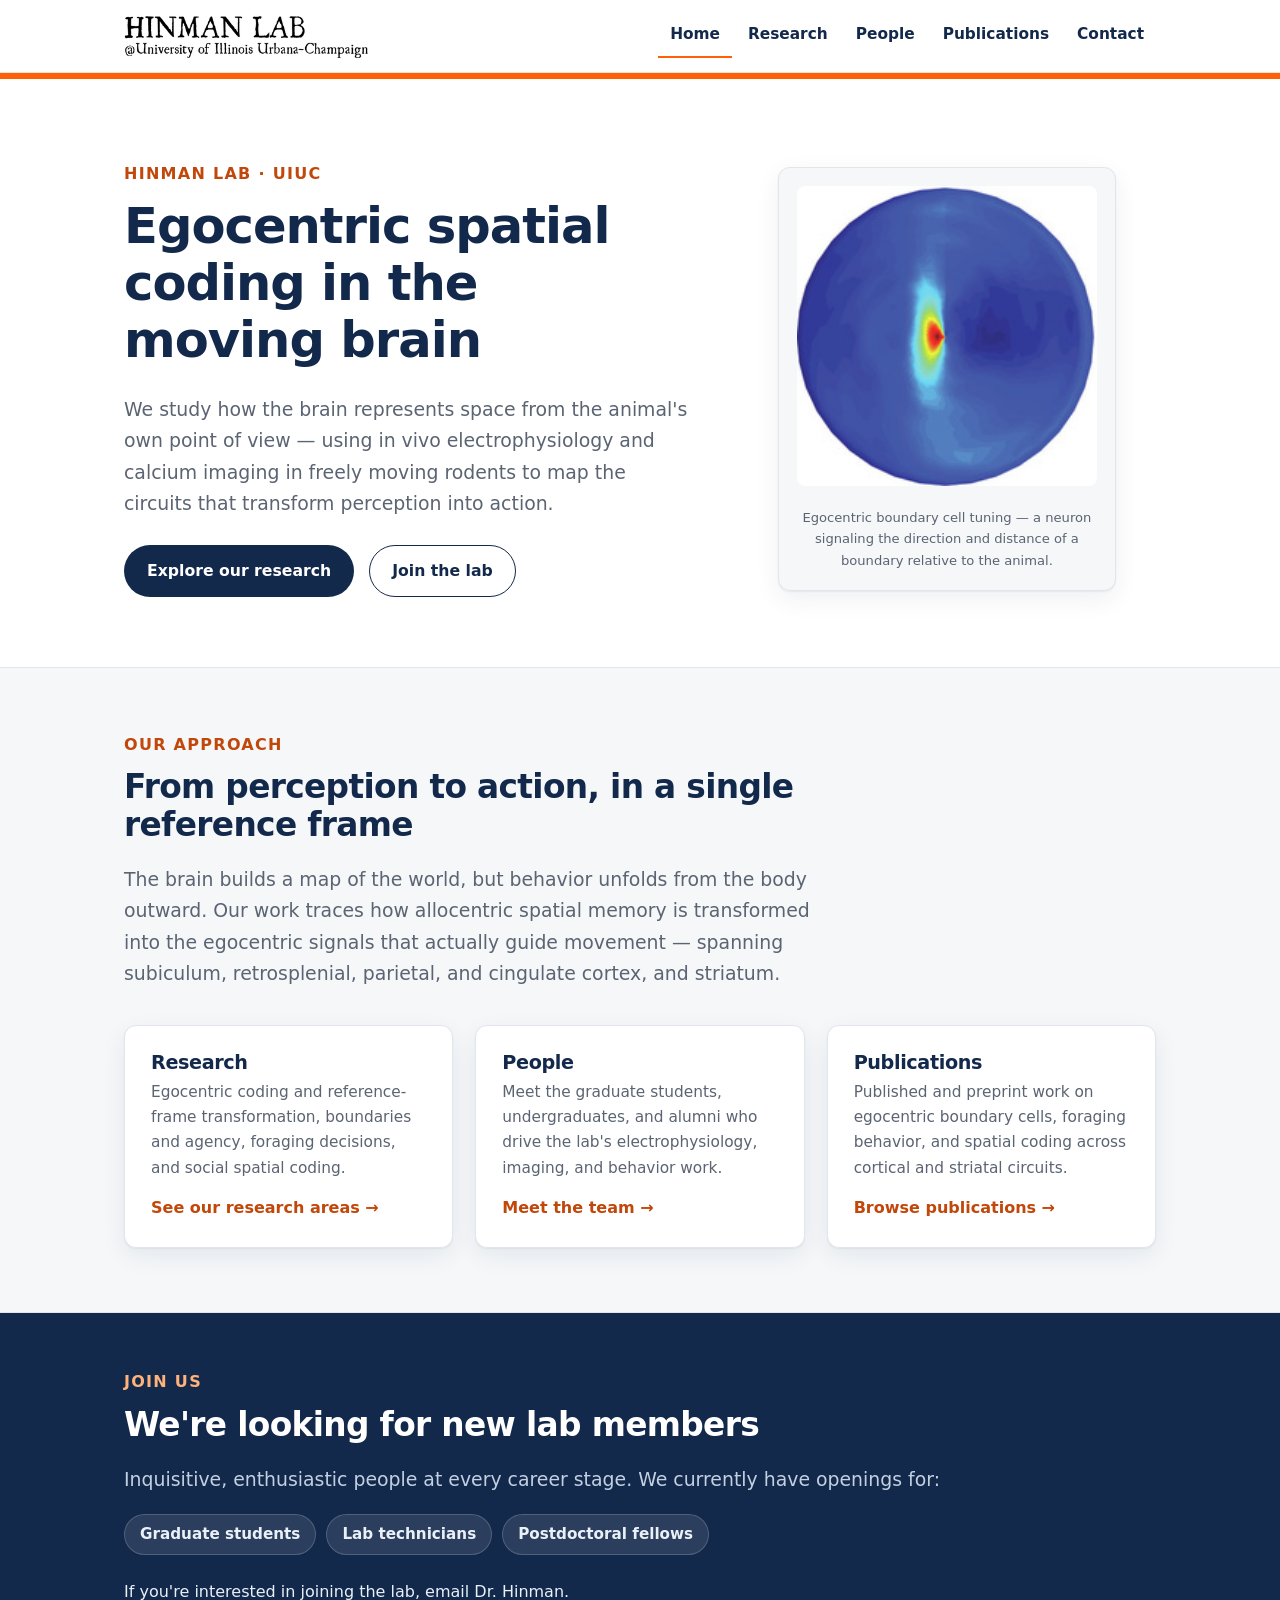
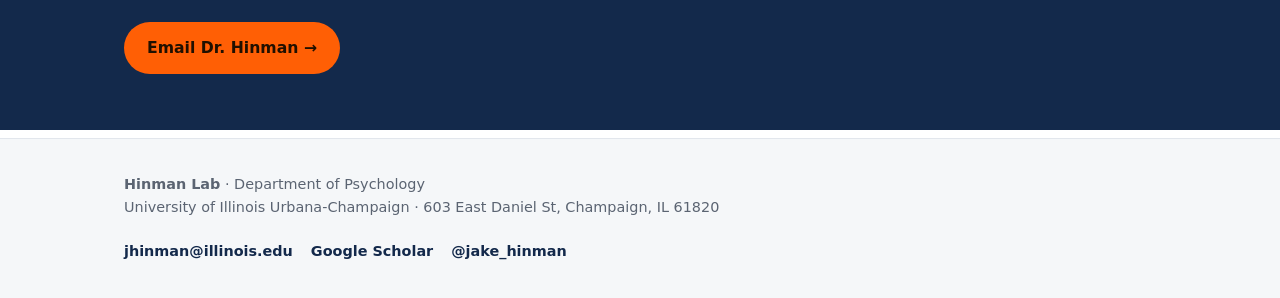
<file: index.html>
<!DOCTYPE html>
<html lang="en">
<head>
  <meta charset="utf-8">
  <meta name="viewport" content="width=device-width, initial-scale=1">
  <title>Hinman Lab — University of Illinois Urbana-Champaign</title>
  <meta name="description" content="The Hinman Lab studies egocentric spatial coding in freely moving rodents using in vivo electrophysiology and calcium imaging, at the University of Illinois Urbana-Champaign.">
  <link rel="stylesheet" href="styles.css">
</head>
<body>

  <header class="site-header">
    <div class="wrap">
      <a class="brand" href="index.html"><img src="assets/img/hinmanlablogo.png" alt="Hinman Lab, University of Illinois Urbana-Champaign"></a>
      <nav class="nav" aria-label="Primary">
        <a href="index.html" class="active">Home</a>
        <a href="research.html">Research</a>
        <a href="people.html">People</a>
        <a href="publications.html">Publications</a>
        <a href="contact.html">Contact</a>
      </nav>
    </div>
  </header>

  <main>
    <!-- Hero -->
    <section class="hero">
      <div class="wrap">
        <div class="hero-copy">
          <span class="eyebrow">Hinman Lab · UIUC</span>
          <h1>Egocentric spatial coding in the moving brain</h1>
          <p class="lead">We study how the brain represents space from the animal's own point of view — using in&nbsp;vivo electrophysiology and calcium imaging in freely moving rodents to map the circuits that transform perception into action.</p>
          <div class="hero-cta">
            <a class="btn btn-primary" href="research.html">Explore our research</a>
            <a class="btn btn-secondary" href="#join">Join the lab</a>
          </div>
        </div>
        <figure class="hero-figure">
          <img src="assets/img/research/research-1.jpg" alt="Egocentric boundary cell ratemap showing directional tuning to an environmental boundary">
          <figcaption>Egocentric boundary cell tuning — a neuron signaling the direction and distance of a boundary relative to the animal.</figcaption>
        </figure>
      </div>
    </section>

    <!-- What we study -->
    <section class="section alt">
      <div class="wrap">
        <div class="section-head">
          <span class="eyebrow">Our approach</span>
          <h2>From perception to action, in a single reference frame</h2>
          <p class="lead">The brain builds a map of the world, but behavior unfolds from the body outward. Our work traces how allocentric spatial memory is transformed into the egocentric signals that actually guide movement — spanning subiculum, retrosplenial, parietal, and cingulate cortex, and striatum.</p>
        </div>
        <div class="cards">
          <a class="card" href="research.html">
            <h3>Research</h3>
            <p>Egocentric coding and reference-frame transformation, boundaries and agency, foraging decisions, and social spatial coding.</p>
            <span class="card-link">See our research areas →</span>
          </a>
          <a class="card" href="people.html">
            <h3>People</h3>
            <p>Meet the graduate students, undergraduates, and alumni who drive the lab's electrophysiology, imaging, and behavior work.</p>
            <span class="card-link">Meet the team →</span>
          </a>
          <a class="card" href="publications.html">
            <h3>Publications</h3>
            <p>Published and preprint work on egocentric boundary cells, foraging behavior, and spatial coding across cortical and striatal circuits.</p>
            <span class="card-link">Browse publications →</span>
          </a>
        </div>
      </div>
    </section>

    <!-- Recruitment -->
    <section class="recruit" id="join">
      <div class="wrap">
        <span class="eyebrow" style="color:#ffb27a">Join us</span>
        <h2>We're looking for new lab members</h2>
        <p class="lead">Inquisitive, enthusiastic people at every career stage. We currently have openings for:</p>
        <ul class="roles">
          <li>Graduate students</li>
          <li>Lab technicians</li>
          <li>Postdoctoral fellows</li>
        </ul>
        <p>If you're interested in joining the lab, email Dr.&nbsp;Hinman.</p>
        <a class="btn btn-accent" href="mailto:jhinman@illinois.edu">Email Dr. Hinman →</a>
      </div>
    </section>
  </main>

  <footer class="site-footer">
    <div class="wrap">
      <div>
        <strong>Hinman Lab</strong> · Department of Psychology<br>
        University of Illinois Urbana-Champaign · 603 East Daniel St, Champaign, IL 61820
      </div>
      <div class="foot-links">
        <a href="mailto:jhinman@illinois.edu">jhinman@illinois.edu</a>
        <a href="https://scholar.google.com/citations?user=i9rXmWEAAAAJ&hl=en">Google Scholar</a>
        <a href="https://twitter.com/jake_hinman">@jake_hinman</a>
      </div>
    </div>
  </footer>

</body>
</html>
</file>
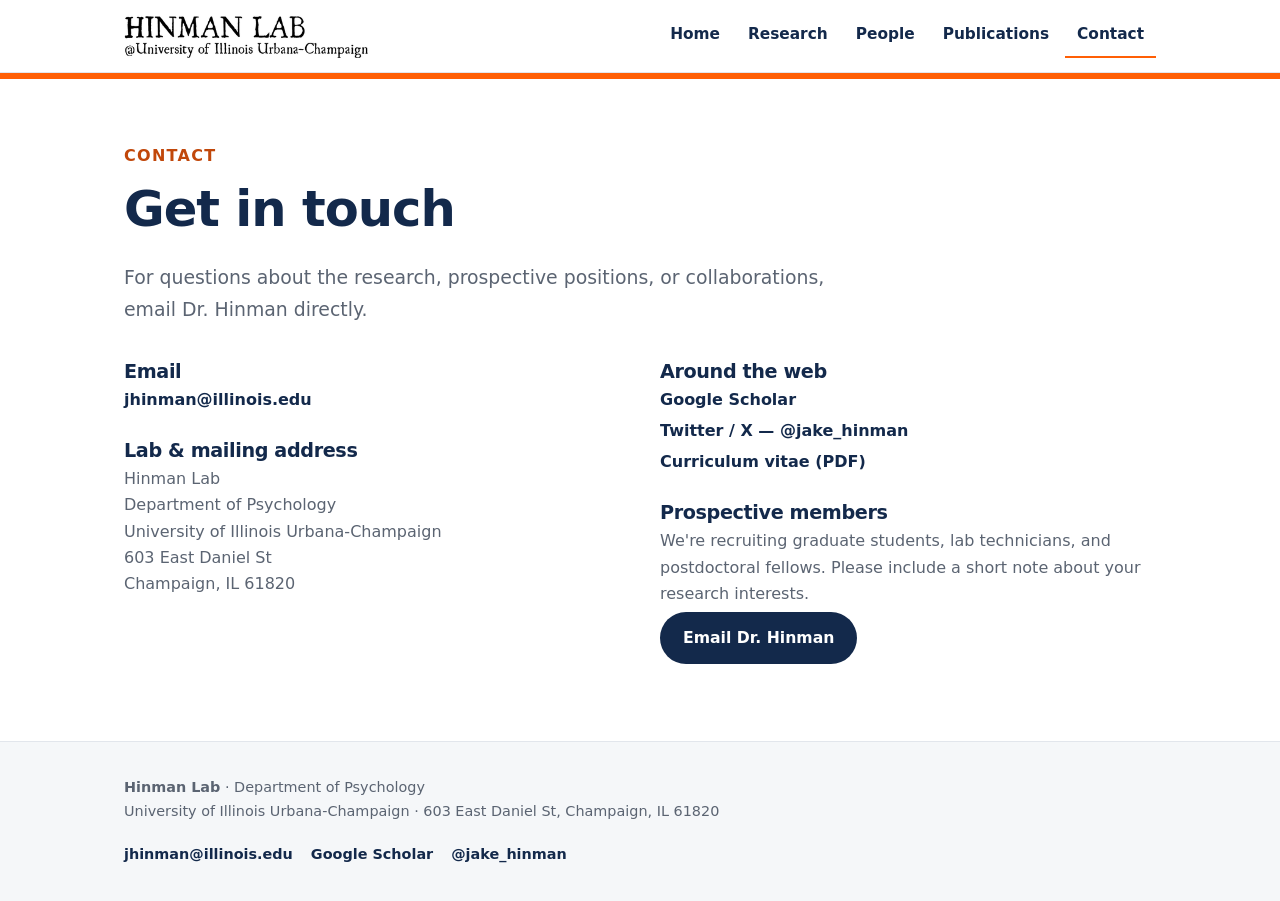
<file: contact.html>
<!DOCTYPE html>
<html lang="en">
<head>
  <meta charset="utf-8">
  <meta name="viewport" content="width=device-width, initial-scale=1">
  <title>Contact — Hinman Lab</title>
  <meta name="description" content="Contact the Hinman Lab, Department of Psychology, University of Illinois Urbana-Champaign.">
  <link rel="stylesheet" href="styles.css">
</head>
<body>

  <header class="site-header">
    <div class="wrap">
      <a class="brand" href="index.html"><img src="assets/img/hinmanlablogo.png" alt="Hinman Lab, University of Illinois Urbana-Champaign"></a>
      <nav class="nav" aria-label="Primary">
        <a href="index.html">Home</a>
        <a href="research.html">Research</a>
        <a href="people.html">People</a>
        <a href="publications.html">Publications</a>
        <a href="contact.html" class="active">Contact</a>
      </nav>
    </div>
  </header>

  <main>
    <section class="section">
      <div class="wrap">
        <div class="section-head">
          <span class="eyebrow">Contact</span>
          <h1>Get in touch</h1>
          <p class="lead">For questions about the research, prospective positions, or collaborations, email Dr.&nbsp;Hinman directly.</p>
        </div>

        <div class="contact-grid">
          <div class="contact-block">
            <h3>Email</h3>
            <p><a href="mailto:jhinman@illinois.edu">jhinman@illinois.edu</a></p>

            <h3 style="margin-top:1.4em">Lab &amp; mailing address</h3>
            <p>
              Hinman Lab<br>
              Department of Psychology<br>
              University of Illinois Urbana-Champaign<br>
              603 East Daniel St<br>
              Champaign, IL 61820
            </p>
          </div>

          <div class="contact-block">
            <h3>Around the web</h3>
            <p><a href="https://scholar.google.com/citations?user=i9rXmWEAAAAJ&hl=en">Google Scholar</a></p>
            <p><a href="https://twitter.com/jake_hinman">Twitter / X — @jake_hinman</a></p>
            <p><a href="assets/pdf/hinman-cv.pdf">Curriculum vitae (PDF)</a></p>

            <h3 style="margin-top:1.4em">Prospective members</h3>
            <p>We're recruiting graduate students, lab technicians, and postdoctoral fellows. Please include a short note about your research interests.</p>
            <p><a class="btn btn-primary" href="mailto:jhinman@illinois.edu">Email Dr. Hinman</a></p>
          </div>
        </div>
      </div>
    </section>
  </main>

  <footer class="site-footer">
    <div class="wrap">
      <div>
        <strong>Hinman Lab</strong> · Department of Psychology<br>
        University of Illinois Urbana-Champaign · 603 East Daniel St, Champaign, IL 61820
      </div>
      <div class="foot-links">
        <a href="mailto:jhinman@illinois.edu">jhinman@illinois.edu</a>
        <a href="https://scholar.google.com/citations?user=i9rXmWEAAAAJ&hl=en">Google Scholar</a>
        <a href="https://twitter.com/jake_hinman">@jake_hinman</a>
      </div>
    </div>
  </footer>

</body>
</html>
</file>
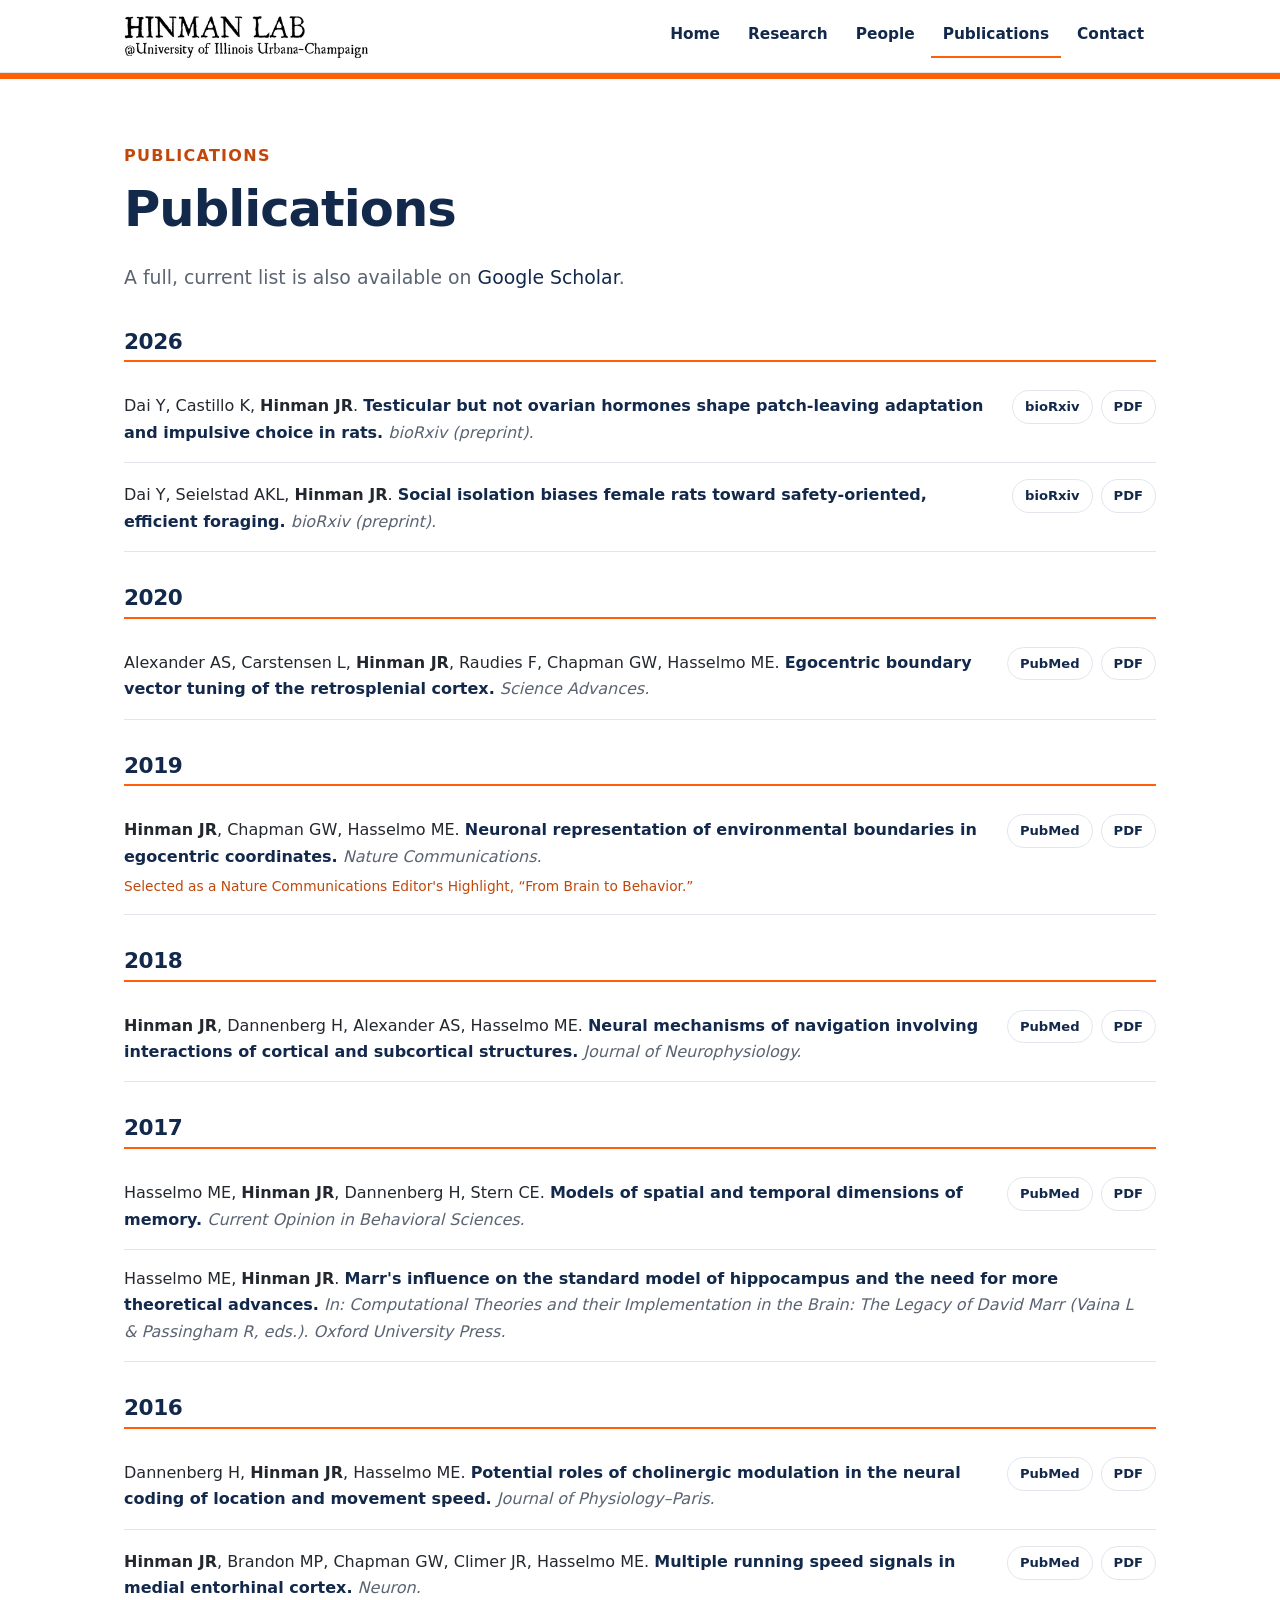
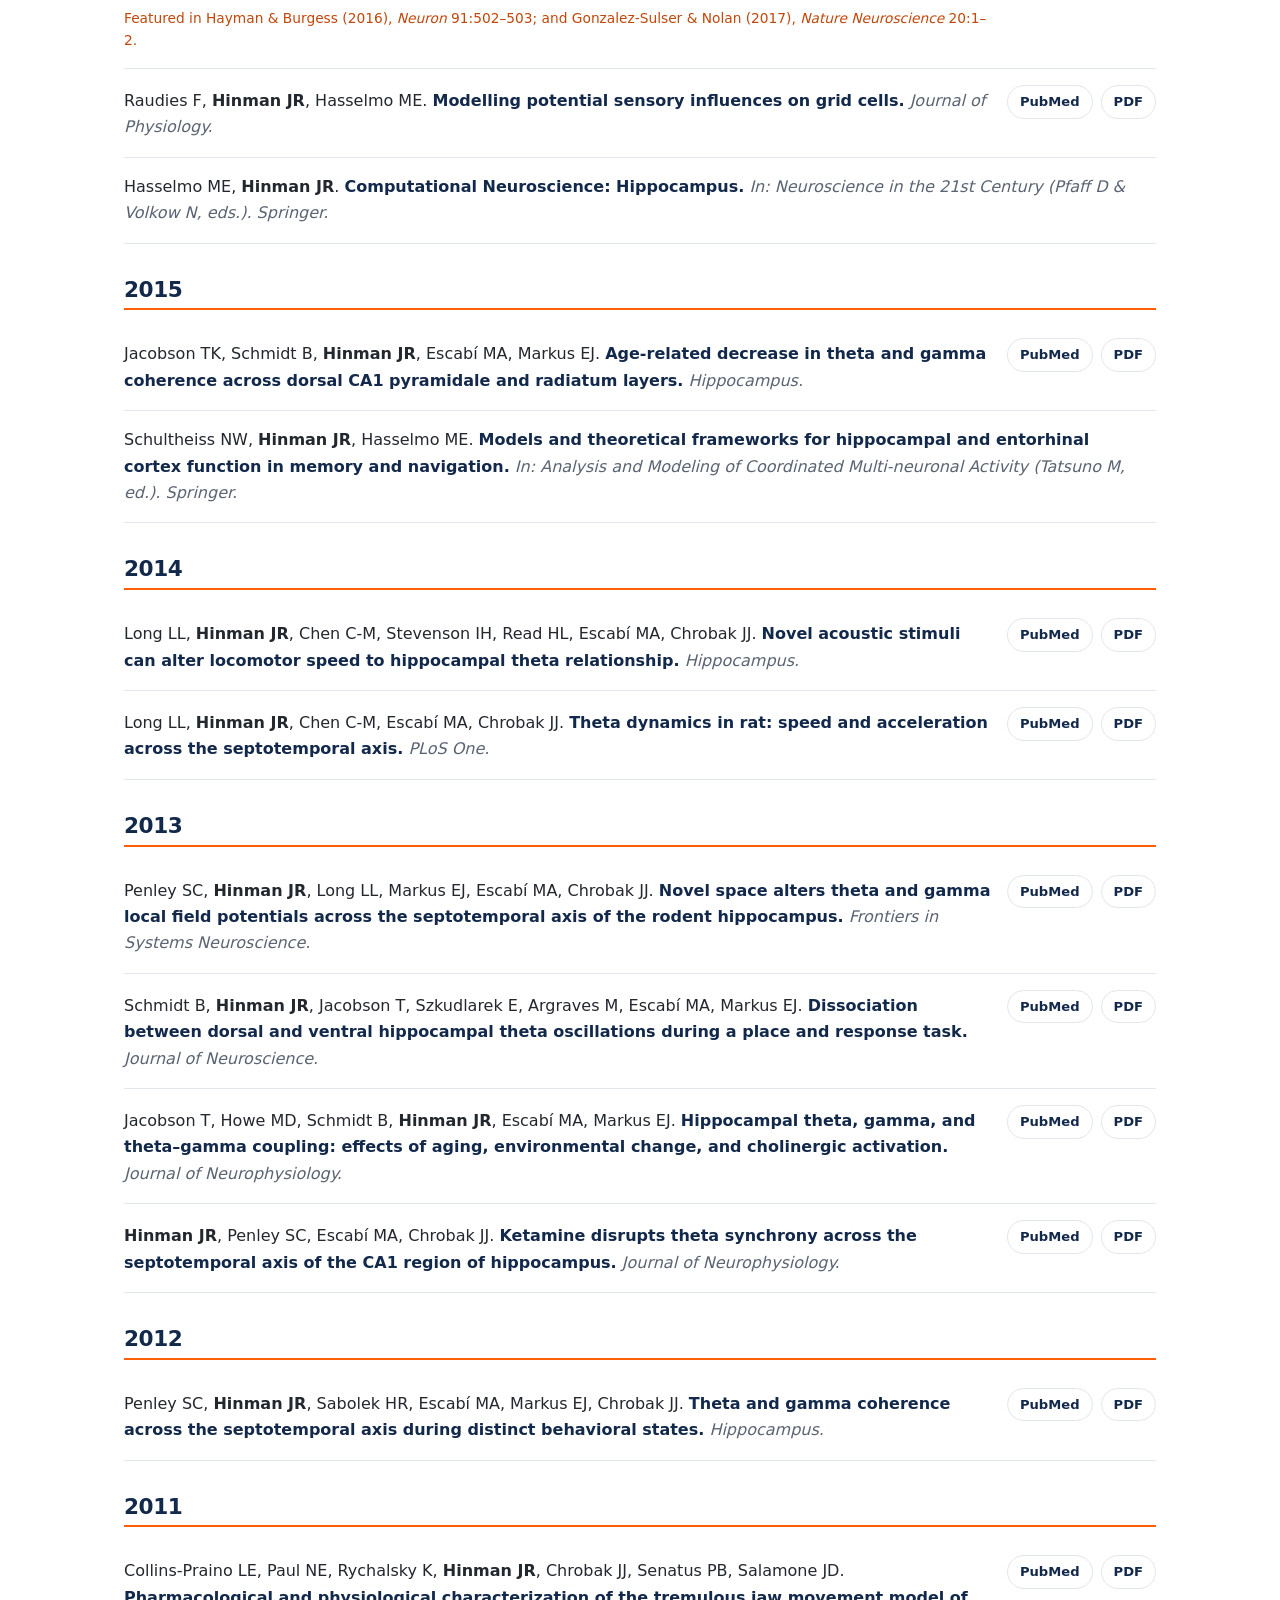
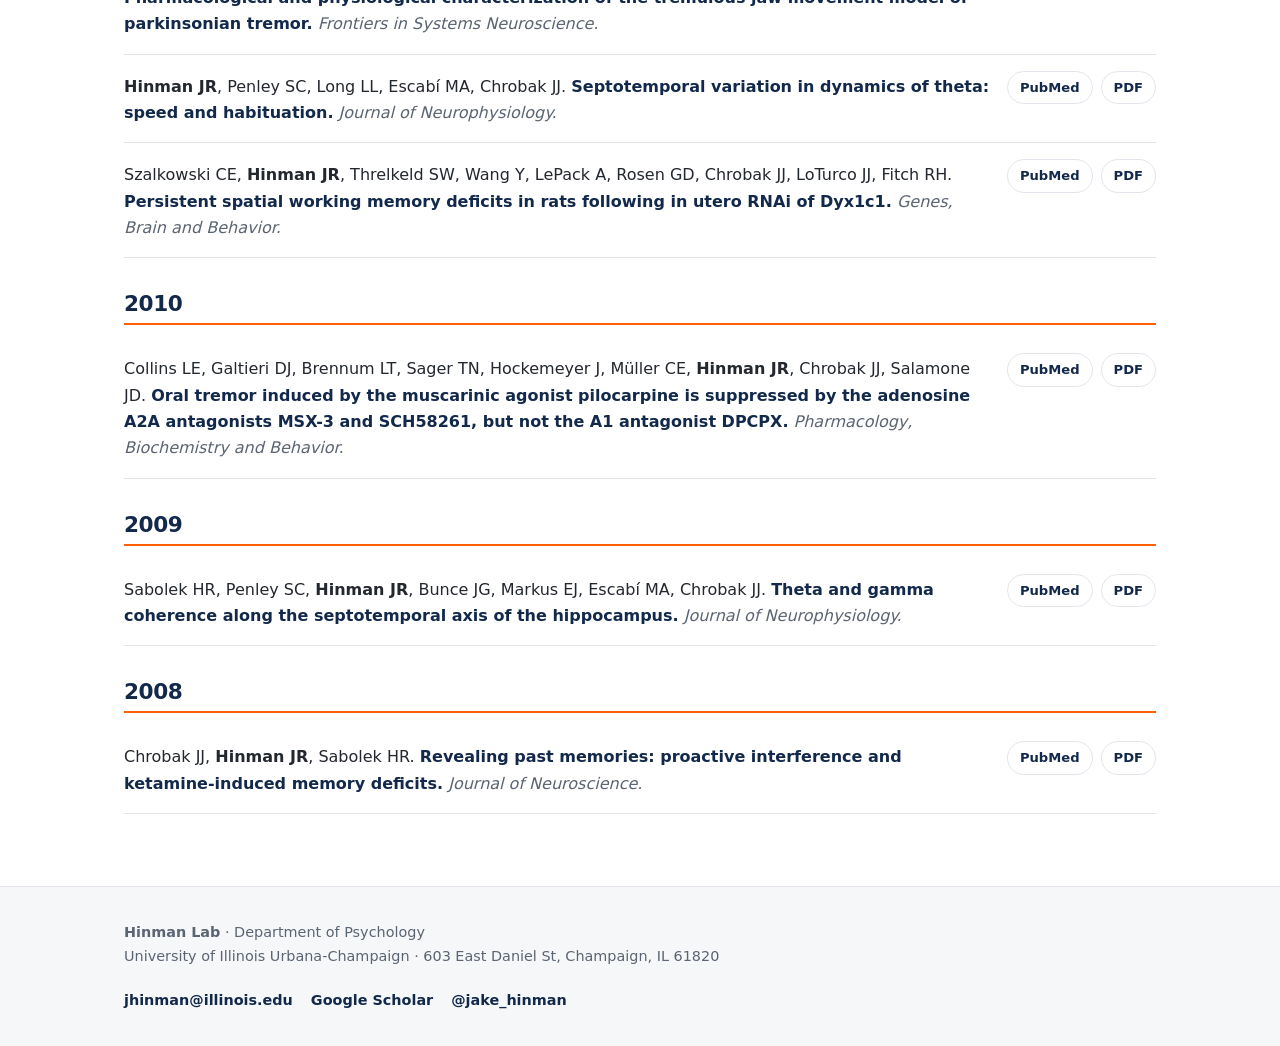
<file: publications.html>
<!DOCTYPE html>
<html lang="en">
<head>
  <meta charset="utf-8">
  <meta name="viewport" content="width=device-width, initial-scale=1">
  <title>Publications — Hinman Lab</title>
  <meta name="description" content="Peer-reviewed publications from Jake Hinman and the Hinman Lab.">
  <link rel="stylesheet" href="styles.css">
</head>
<body>

  <header class="site-header">
    <div class="wrap">
      <a class="brand" href="index.html"><img src="assets/img/hinmanlablogo.png" alt="Hinman Lab, University of Illinois Urbana-Champaign"></a>
      <nav class="nav" aria-label="Primary">
        <a href="index.html">Home</a>
        <a href="research.html">Research</a>
        <a href="people.html">People</a>
        <a href="publications.html" class="active">Publications</a>
        <a href="contact.html">Contact</a>
      </nav>
    </div>
  </header>

  <main>
    <section class="section">
      <div class="wrap">
        <div class="section-head">
          <span class="eyebrow">Publications</span>
          <h1>Publications</h1>
          <p class="lead">A full, current list is also available on <a href="https://scholar.google.com/citations?user=i9rXmWEAAAAJ&hl=en">Google Scholar</a>.</p>
        </div>

        <!-- 2026 -->
        <h2 class="pub-year">2026</h2>
        <ul class="pub-list">
          <li class="pub">
            <span class="cite"><span class="authors">Dai Y, Castillo K, <strong>Hinman JR</strong>.</span> <span class="title">Testicular but not ovarian hormones shape patch-leaving adaptation and impulsive choice in rats.</span> <span class="venue">bioRxiv (preprint).</span></span>
            <span class="links"><a href="https://doi.org/10.64898/2026.07.08.737251">bioRxiv</a><a href="assets/pdf/dai_biorxiv_2026_pl-hormone.pdf">PDF</a></span>
          </li>
          <li class="pub">
            <span class="cite"><span class="authors">Dai Y, Seielstad AKL, <strong>Hinman JR</strong>.</span> <span class="title">Social isolation biases female rats toward safety-oriented, efficient foraging.</span> <span class="venue">bioRxiv (preprint).</span></span>
            <span class="links"><a href="https://doi.org/10.64898/2026.07.03.736107">bioRxiv</a><a href="assets/pdf/dai_biorxiv_2026_pl-efficiency.pdf">PDF</a></span>
          </li>
        </ul>

        <!-- 2020 -->
        <h2 class="pub-year">2020</h2>
        <ul class="pub-list">
          <li class="pub">
            <span class="cite"><span class="authors">Alexander AS, Carstensen L, <strong>Hinman JR</strong>, Raudies F, Chapman GW, Hasselmo ME.</span> <span class="title">Egocentric boundary vector tuning of the retrosplenial cortex.</span> <span class="venue">Science Advances.</span></span>
            <span class="links"><a href="https://pubmed.ncbi.nlm.nih.gov/32128423/">PubMed</a><a href="assets/pdf/alexander_sciadv_2020.pdf">PDF</a></span>
          </li>
        </ul>

        <!-- 2019 -->
        <h2 class="pub-year">2019</h2>
        <ul class="pub-list">
          <li class="pub">
            <span class="cite"><span class="authors"><strong>Hinman JR</strong>, Chapman GW, Hasselmo ME.</span> <span class="title">Neuronal representation of environmental boundaries in egocentric coordinates.</span> <span class="venue">Nature Communications.</span>
              <span class="note">Selected as a Nature Communications Editor's Highlight, “From Brain to Behavior.”</span></span>
            <span class="links"><a href="https://www.ncbi.nlm.nih.gov/pubmed/31235693">PubMed</a><a href="https://rdcu.be/bHAyb">PDF</a></span>
          </li>
        </ul>

        <!-- 2018 -->
        <h2 class="pub-year">2018</h2>
        <ul class="pub-list">
          <li class="pub">
            <span class="cite"><span class="authors"><strong>Hinman JR</strong>, Dannenberg H, Alexander AS, Hasselmo ME.</span> <span class="title">Neural mechanisms of navigation involving interactions of cortical and subcortical structures.</span> <span class="venue">Journal of Neurophysiology.</span></span>
            <span class="links"><a href="https://www.ncbi.nlm.nih.gov/pubmed/29442559">PubMed</a><a href="assets/pdf/hinman_jneurophysiol_2018.pdf">PDF</a></span>
          </li>
        </ul>

        <!-- 2017 -->
        <h2 class="pub-year">2017</h2>
        <ul class="pub-list">
          <li class="pub">
            <span class="cite"><span class="authors">Hasselmo ME, <strong>Hinman JR</strong>, Dannenberg H, Stern CE.</span> <span class="title">Models of spatial and temporal dimensions of memory.</span> <span class="venue">Current Opinion in Behavioral Sciences.</span></span>
            <span class="links"><a href="https://www.ncbi.nlm.nih.gov/pubmed/29130060">PubMed</a><a href="assets/pdf/hasselmo_curropinbehavsci_2017.pdf">PDF</a></span>
          </li>
          <li class="pub">
            <span class="cite"><span class="authors">Hasselmo ME, <strong>Hinman JR</strong>.</span> <span class="title">Marr's influence on the standard model of hippocampus and the need for more theoretical advances.</span> <span class="venue">In: Computational Theories and their Implementation in the Brain: The Legacy of David Marr (Vaina L &amp; Passingham R, eds.). Oxford University Press.</span></span>
            <span class="links"></span>
          </li>
        </ul>

        <!-- 2016 -->
        <h2 class="pub-year">2016</h2>
        <ul class="pub-list">
          <li class="pub">
            <span class="cite"><span class="authors">Dannenberg H, <strong>Hinman JR</strong>, Hasselmo ME.</span> <span class="title">Potential roles of cholinergic modulation in the neural coding of location and movement speed.</span> <span class="venue">Journal of Physiology–Paris.</span></span>
            <span class="links"><a href="https://www.ncbi.nlm.nih.gov/pubmed/27677935">PubMed</a><a href="assets/pdf/dannenberg_jphysiolparis_2017.pdf">PDF</a></span>
          </li>
          <li class="pub">
            <span class="cite"><span class="authors"><strong>Hinman JR</strong>, Brandon MP, Chapman GW, Climer JR, Hasselmo ME.</span> <span class="title">Multiple running speed signals in medial entorhinal cortex.</span> <span class="venue">Neuron.</span>
              <span class="note">Featured in Hayman &amp; Burgess (2016), <em>Neuron</em> 91:502–503; and Gonzalez-Sulser &amp; Nolan (2017), <em>Nature Neuroscience</em> 20:1–2.</span></span>
            <span class="links"><a href="https://www.ncbi.nlm.nih.gov/pubmed/27427460">PubMed</a><a href="assets/pdf/hinman_neuron_2016.pdf">PDF</a></span>
          </li>
          <li class="pub">
            <span class="cite"><span class="authors">Raudies F, <strong>Hinman JR</strong>, Hasselmo ME.</span> <span class="title">Modelling potential sensory influences on grid cells.</span> <span class="venue">Journal of Physiology.</span></span>
            <span class="links"><a href="https://www.ncbi.nlm.nih.gov/pubmed/27094096">PubMed</a><a href="assets/pdf/raudies_jphysiol_2016.pdf">PDF</a></span>
          </li>
          <li class="pub">
            <span class="cite"><span class="authors">Hasselmo ME, <strong>Hinman JR</strong>.</span> <span class="title">Computational Neuroscience: Hippocampus.</span> <span class="venue">In: Neuroscience in the 21st Century (Pfaff D &amp; Volkow N, eds.). Springer.</span></span>
            <span class="links"></span>
          </li>
        </ul>

        <!-- 2015 -->
        <h2 class="pub-year">2015</h2>
        <ul class="pub-list">
          <li class="pub">
            <span class="cite"><span class="authors">Jacobson TK, Schmidt B, <strong>Hinman JR</strong>, Escabí MA, Markus EJ.</span> <span class="title">Age-related decrease in theta and gamma coherence across dorsal CA1 pyramidale and radiatum layers.</span> <span class="venue">Hippocampus.</span></span>
            <span class="links"><a href="https://www.ncbi.nlm.nih.gov/pubmed/25758244">PubMed</a><a href="assets/pdf/jacobson_hippocampus_2015.pdf">PDF</a></span>
          </li>
          <li class="pub">
            <span class="cite"><span class="authors">Schultheiss NW, <strong>Hinman JR</strong>, Hasselmo ME.</span> <span class="title">Models and theoretical frameworks for hippocampal and entorhinal cortex function in memory and navigation.</span> <span class="venue">In: Analysis and Modeling of Coordinated Multi-neuronal Activity (Tatsuno M, ed.). Springer.</span></span>
            <span class="links"></span>
          </li>
        </ul>

        <!-- 2014 -->
        <h2 class="pub-year">2014</h2>
        <ul class="pub-list">
          <li class="pub">
            <span class="cite"><span class="authors">Long LL, <strong>Hinman JR</strong>, Chen C-M, Stevenson IH, Read HL, Escabí MA, Chrobak JJ.</span> <span class="title">Novel acoustic stimuli can alter locomotor speed to hippocampal theta relationship.</span> <span class="venue">Hippocampus.</span></span>
            <span class="links"><a href="https://www.ncbi.nlm.nih.gov/pubmed/24866396">PubMed</a><a href="assets/pdf/long_hippocampus_2014.pdf">PDF</a></span>
          </li>
          <li class="pub">
            <span class="cite"><span class="authors">Long LL, <strong>Hinman JR</strong>, Chen C-M, Escabí MA, Chrobak JJ.</span> <span class="title">Theta dynamics in rat: speed and acceleration across the septotemporal axis.</span> <span class="venue">PLoS One.</span></span>
            <span class="links"><a href="https://www.ncbi.nlm.nih.gov/pubmed/24842406">PubMed</a><a href="assets/pdf/long_plosone_2014.pdf">PDF</a></span>
          </li>
        </ul>

        <!-- 2013 -->
        <h2 class="pub-year">2013</h2>
        <ul class="pub-list">
          <li class="pub">
            <span class="cite"><span class="authors">Penley SC, <strong>Hinman JR</strong>, Long LL, Markus EJ, Escabí MA, Chrobak JJ.</span> <span class="title">Novel space alters theta and gamma local field potentials across the septotemporal axis of the rodent hippocampus.</span> <span class="venue">Frontiers in Systems Neuroscience.</span></span>
            <span class="links"><a href="https://www.ncbi.nlm.nih.gov/pubmed/23805081">PubMed</a><a href="assets/pdf/penley_frontsysneurosci_2013.pdf">PDF</a></span>
          </li>
          <li class="pub">
            <span class="cite"><span class="authors">Schmidt B, <strong>Hinman JR</strong>, Jacobson T, Szkudlarek E, Argraves M, Escabí MA, Markus EJ.</span> <span class="title">Dissociation between dorsal and ventral hippocampal theta oscillations during a place and response task.</span> <span class="venue">Journal of Neuroscience.</span></span>
            <span class="links"><a href="https://www.ncbi.nlm.nih.gov/pubmed/23554502">PubMed</a><a href="assets/pdf/schmidt_jneurosci_2013.pdf">PDF</a></span>
          </li>
          <li class="pub">
            <span class="cite"><span class="authors">Jacobson T, Howe MD, Schmidt B, <strong>Hinman JR</strong>, Escabí MA, Markus EJ.</span> <span class="title">Hippocampal theta, gamma, and theta–gamma coupling: effects of aging, environmental change, and cholinergic activation.</span> <span class="venue">Journal of Neurophysiology.</span></span>
            <span class="links"><a href="https://www.ncbi.nlm.nih.gov/pubmed/23303862">PubMed</a><a href="assets/pdf/jacobson_jneurophysiol_2013.pdf">PDF</a></span>
          </li>
          <li class="pub">
            <span class="cite"><span class="authors"><strong>Hinman JR</strong>, Penley SC, Escabí MA, Chrobak JJ.</span> <span class="title">Ketamine disrupts theta synchrony across the septotemporal axis of the CA1 region of hippocampus.</span> <span class="venue">Journal of Neurophysiology.</span></span>
            <span class="links"><a href="https://www.ncbi.nlm.nih.gov/pubmed/23114214">PubMed</a><a href="assets/pdf/hinman_jneurophysiol_2013.pdf">PDF</a></span>
          </li>
        </ul>

        <!-- 2012 -->
        <h2 class="pub-year">2012</h2>
        <ul class="pub-list">
          <li class="pub">
            <span class="cite"><span class="authors">Penley SC, <strong>Hinman JR</strong>, Sabolek HR, Escabí MA, Markus EJ, Chrobak JJ.</span> <span class="title">Theta and gamma coherence across the septotemporal axis during distinct behavioral states.</span> <span class="venue">Hippocampus.</span></span>
            <span class="links"><a href="https://www.ncbi.nlm.nih.gov/pubmed/21748821">PubMed</a><a href="assets/pdf/penley_hippocampus_2012.pdf">PDF</a></span>
          </li>
        </ul>

        <!-- 2011 -->
        <h2 class="pub-year">2011</h2>
        <ul class="pub-list">
          <li class="pub">
            <span class="cite"><span class="authors">Collins-Praino LE, Paul NE, Rychalsky K, <strong>Hinman JR</strong>, Chrobak JJ, Senatus PB, Salamone JD.</span> <span class="title">Pharmacological and physiological characterization of the tremulous jaw movement model of parkinsonian tremor.</span> <span class="venue">Frontiers in Systems Neuroscience.</span></span>
            <span class="links"><a href="https://www.ncbi.nlm.nih.gov/pubmed/21772815">PubMed</a><a href="assets/pdf/collinspraino_frontsysneurosci_2011.pdf">PDF</a></span>
          </li>
          <li class="pub">
            <span class="cite"><span class="authors"><strong>Hinman JR</strong>, Penley SC, Long LL, Escabí MA, Chrobak JJ.</span> <span class="title">Septotemporal variation in dynamics of theta: speed and habituation.</span> <span class="venue">Journal of Neurophysiology.</span></span>
            <span class="links"><a href="https://www.ncbi.nlm.nih.gov/pubmed/21411562">PubMed</a><a href="assets/pdf/hinman_jneurophysiol_2011.pdf">PDF</a></span>
          </li>
          <li class="pub">
            <span class="cite"><span class="authors">Szalkowski CE, <strong>Hinman JR</strong>, Threlkeld SW, Wang Y, LePack A, Rosen GD, Chrobak JJ, LoTurco JJ, Fitch RH.</span> <span class="title">Persistent spatial working memory deficits in rats following in utero RNAi of Dyx1c1.</span> <span class="venue">Genes, Brain and Behavior.</span></span>
            <span class="links"><a href="https://www.ncbi.nlm.nih.gov/pubmed/20977651">PubMed</a><a href="assets/pdf/szalkowski_genesbrainbehav_2011.pdf">PDF</a></span>
          </li>
        </ul>

        <!-- 2010 -->
        <h2 class="pub-year">2010</h2>
        <ul class="pub-list">
          <li class="pub">
            <span class="cite"><span class="authors">Collins LE, Galtieri DJ, Brennum LT, Sager TN, Hockemeyer J, Müller CE, <strong>Hinman JR</strong>, Chrobak JJ, Salamone JD.</span> <span class="title">Oral tremor induced by the muscarinic agonist pilocarpine is suppressed by the adenosine A2A antagonists MSX-3 and SCH58261, but not the A1 antagonist DPCPX.</span> <span class="venue">Pharmacology, Biochemistry and Behavior.</span></span>
            <span class="links"><a href="https://www.ncbi.nlm.nih.gov/pubmed/19958787">PubMed</a><a href="assets/pdf/collins_pharmbiochembehav_2010.pdf">PDF</a></span>
          </li>
        </ul>

        <!-- 2009 -->
        <h2 class="pub-year">2009</h2>
        <ul class="pub-list">
          <li class="pub">
            <span class="cite"><span class="authors">Sabolek HR, Penley SC, <strong>Hinman JR</strong>, Bunce JG, Markus EJ, Escabí MA, Chrobak JJ.</span> <span class="title">Theta and gamma coherence along the septotemporal axis of the hippocampus.</span> <span class="venue">Journal of Neurophysiology.</span></span>
            <span class="links"><a href="https://www.ncbi.nlm.nih.gov/pubmed/19118111">PubMed</a><a href="assets/pdf/sabolek_jneurophysiol_2009.pdf">PDF</a></span>
          </li>
        </ul>

        <!-- 2008 -->
        <h2 class="pub-year">2008</h2>
        <ul class="pub-list">
          <li class="pub">
            <span class="cite"><span class="authors">Chrobak JJ, <strong>Hinman JR</strong>, Sabolek HR.</span> <span class="title">Revealing past memories: proactive interference and ketamine-induced memory deficits.</span> <span class="venue">Journal of Neuroscience.</span></span>
            <span class="links"><a href="https://www.ncbi.nlm.nih.gov/pubmed/18434529">PubMed</a><a href="assets/pdf/chrobak_jneurosci_2008.pdf">PDF</a></span>
          </li>
        </ul>

      </div>
    </section>
  </main>

  <footer class="site-footer">
    <div class="wrap">
      <div>
        <strong>Hinman Lab</strong> · Department of Psychology<br>
        University of Illinois Urbana-Champaign · 603 East Daniel St, Champaign, IL 61820
      </div>
      <div class="foot-links">
        <a href="mailto:jhinman@illinois.edu">jhinman@illinois.edu</a>
        <a href="https://scholar.google.com/citations?user=i9rXmWEAAAAJ&hl=en">Google Scholar</a>
        <a href="https://twitter.com/jake_hinman">@jake_hinman</a>
      </div>
    </div>
  </footer>

</body>
</html>
</file>
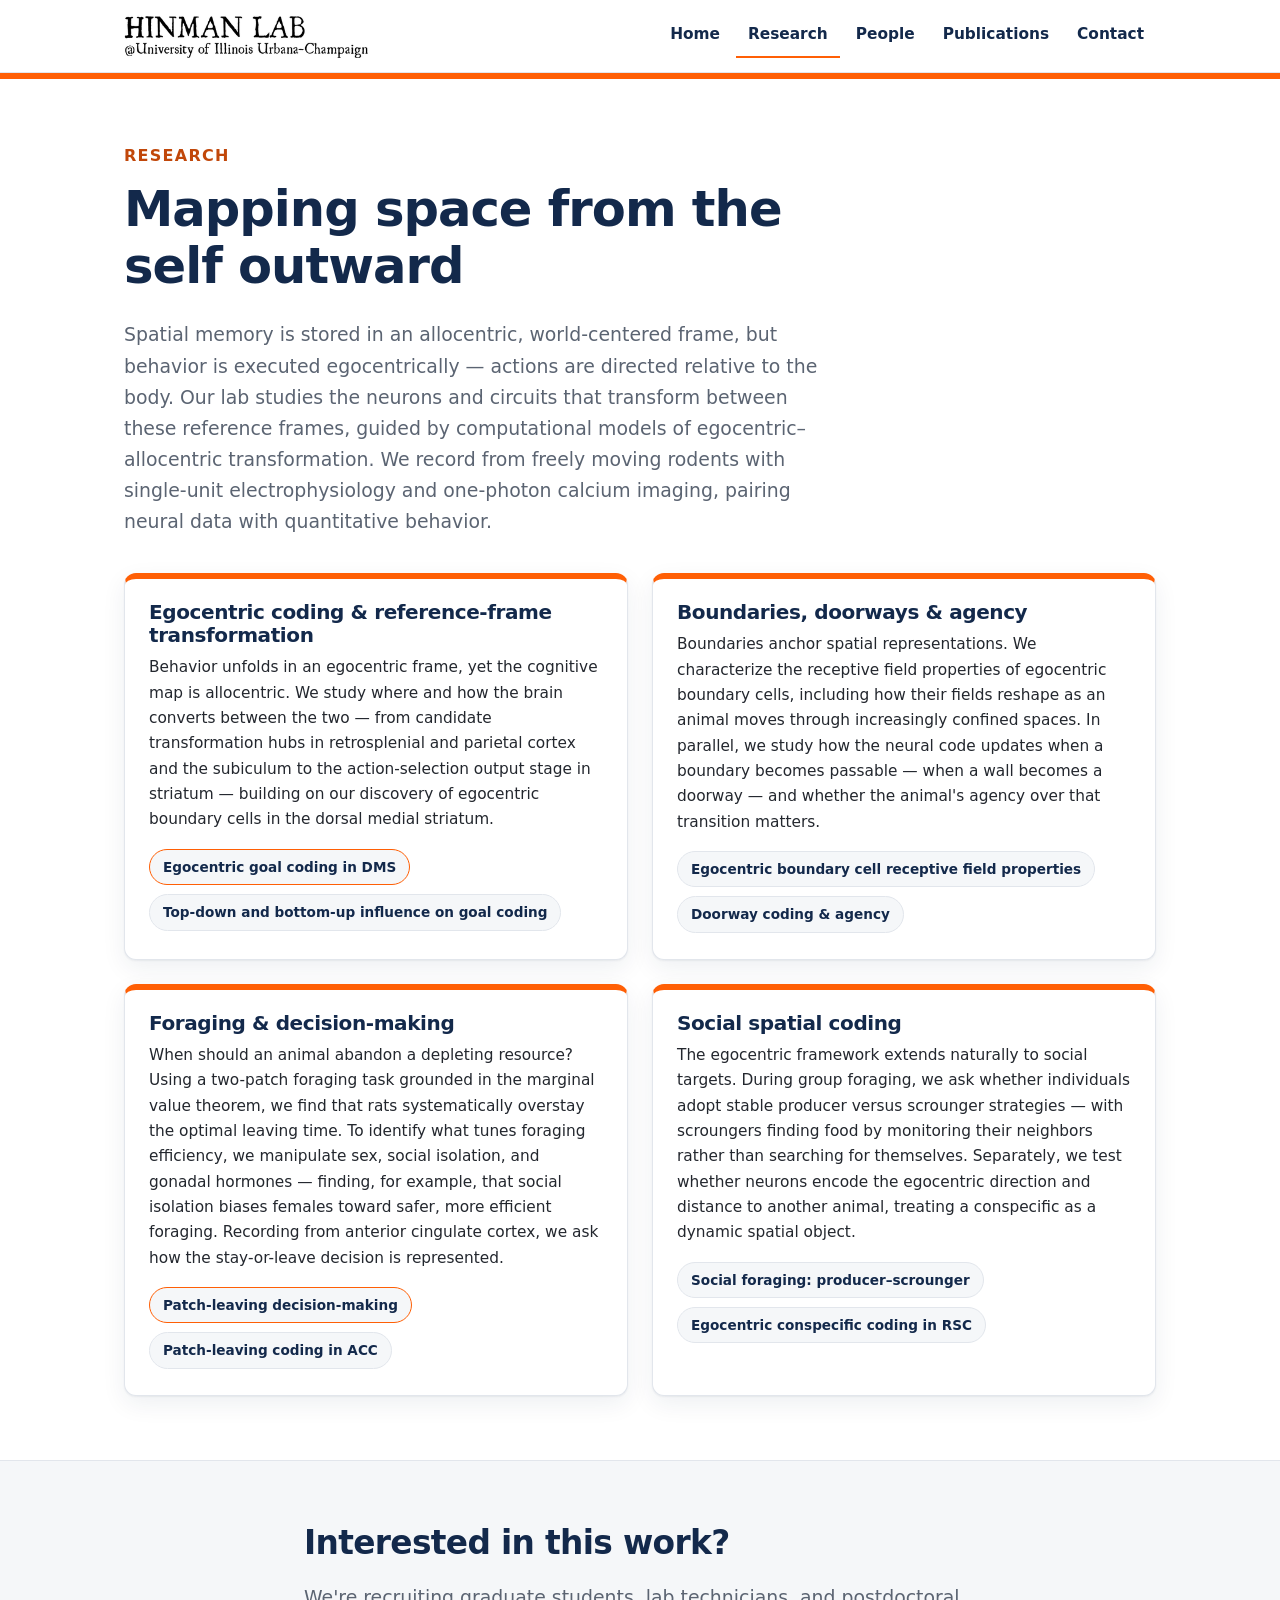
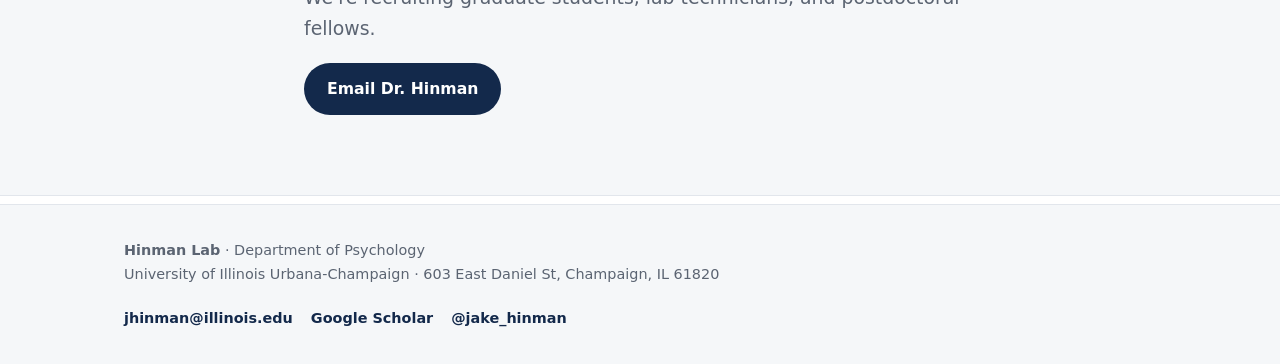
<file: research.html>
<!DOCTYPE html>
<html lang="en">
<head>
  <meta charset="utf-8">
  <meta name="viewport" content="width=device-width, initial-scale=1">
  <title>Research — Hinman Lab</title>
  <meta name="description" content="Research in the Hinman Lab: egocentric spatial coding and reference-frame transformation, boundaries and agency, foraging decisions, and social spatial coding.">
  <link rel="stylesheet" href="styles.css">
</head>
<body>

  <header class="site-header">
    <div class="wrap">
      <a class="brand" href="index.html"><img src="assets/img/hinmanlablogo.png" alt="Hinman Lab, University of Illinois Urbana-Champaign"></a>
      <nav class="nav" aria-label="Primary">
        <a href="index.html">Home</a>
        <a href="research.html" class="active">Research</a>
        <a href="people.html">People</a>
        <a href="publications.html">Publications</a>
        <a href="contact.html">Contact</a>
      </nav>
    </div>
  </header>

  <main>
    <section class="section">
      <div class="wrap">
        <div class="section-head">
          <span class="eyebrow">Research</span>
          <h1>Mapping space from the self outward</h1>
          <p class="lead">Spatial memory is stored in an allocentric, world-centered frame, but behavior is executed egocentrically — actions are directed relative to the body. Our lab studies the neurons and circuits that transform between these reference frames, guided by computational models of egocentric–allocentric transformation. We record from freely moving rodents with single-unit electrophysiology and one-photon calcium imaging, pairing neural data with quantitative behavior.</p>
        </div>

        <div class="research-grid">

          <!-- Card 1 -->
          <div class="research-card">
            <div class="body">
              <h3>Egocentric coding &amp; reference-frame transformation</h3>
              <p>Behavior unfolds in an egocentric frame, yet the cognitive map is allocentric. We study where and how the brain converts between the two — from candidate transformation hubs in retrosplenial and parietal cortex and the subiculum to the action-selection output stage in striatum — building on our discovery of egocentric boundary cells in the dorsal medial striatum.</p>
              <ul class="projlist">
                <li><a href="projects/dms-egocentric-goal-vector.html">Egocentric goal coding in DMS</a></li>
                <li>Top-down and bottom-up influence on goal coding</li>
              </ul>
            </div>
          </div>

          <!-- Card 2 -->
          <div class="research-card">
            <div class="body">
              <h3>Boundaries, doorways &amp; agency</h3>
              <p>Boundaries anchor spatial representations. We characterize the receptive field properties of egocentric boundary cells, including how their fields reshape as an animal moves through increasingly confined spaces. In parallel, we study how the neural code updates when a boundary becomes passable — when a wall becomes a doorway — and whether the animal's agency over that transition matters.</p>
              <ul class="projlist">
                <li>Egocentric boundary cell receptive field properties</li>
                <li>Doorway coding &amp; agency</li>
              </ul>
            </div>
          </div>

          <!-- Card 3 -->
          <div class="research-card">
            <div class="body">
              <h3>Foraging &amp; decision-making</h3>
              <p>When should an animal abandon a depleting resource? Using a two-patch foraging task grounded in the marginal value theorem, we find that rats systematically overstay the optimal leaving time. To identify what tunes foraging efficiency, we manipulate sex, social isolation, and gonadal hormones — finding, for example, that social isolation biases females toward safer, more efficient foraging. Recording from anterior cingulate cortex, we ask how the stay-or-leave decision is represented.</p>
              <ul class="projlist">
                <li><a href="projects/patch-leaving.html">Patch-leaving decision-making</a></li>
                <li>Patch-leaving coding in ACC</li>
              </ul>
            </div>
          </div>

          <!-- Card 4 -->
          <div class="research-card">
            <div class="body">
              <h3>Social spatial coding</h3>
              <p>The egocentric framework extends naturally to social targets. During group foraging, we ask whether individuals adopt stable producer versus scrounger strategies — with scroungers finding food by monitoring their neighbors rather than searching for themselves. Separately, we test whether neurons encode the egocentric direction and distance to another animal, treating a conspecific as a dynamic spatial object.</p>
              <ul class="projlist">
                <li>Social foraging: producer–scrounger</li>
                <li>Egocentric conspecific coding in RSC</li>
              </ul>
            </div>
          </div>

        </div>
      </div>
    </section>

    <section class="section alt">
      <div class="wrap section-head" style="margin-bottom:0">
        <h2>Interested in this work?</h2>
        <p class="lead">We're recruiting graduate students, lab technicians, and postdoctoral fellows.</p>
        <p><a class="btn btn-primary" href="mailto:jhinman@illinois.edu">Email Dr. Hinman</a></p>
      </div>
    </section>
  </main>

  <footer class="site-footer">
    <div class="wrap">
      <div>
        <strong>Hinman Lab</strong> · Department of Psychology<br>
        University of Illinois Urbana-Champaign · 603 East Daniel St, Champaign, IL 61820
      </div>
      <div class="foot-links">
        <a href="mailto:jhinman@illinois.edu">jhinman@illinois.edu</a>
        <a href="https://scholar.google.com/citations?user=i9rXmWEAAAAJ&hl=en">Google Scholar</a>
        <a href="https://twitter.com/jake_hinman">@jake_hinman</a>
      </div>
    </div>
  </footer>

</body>
</html>
</file>
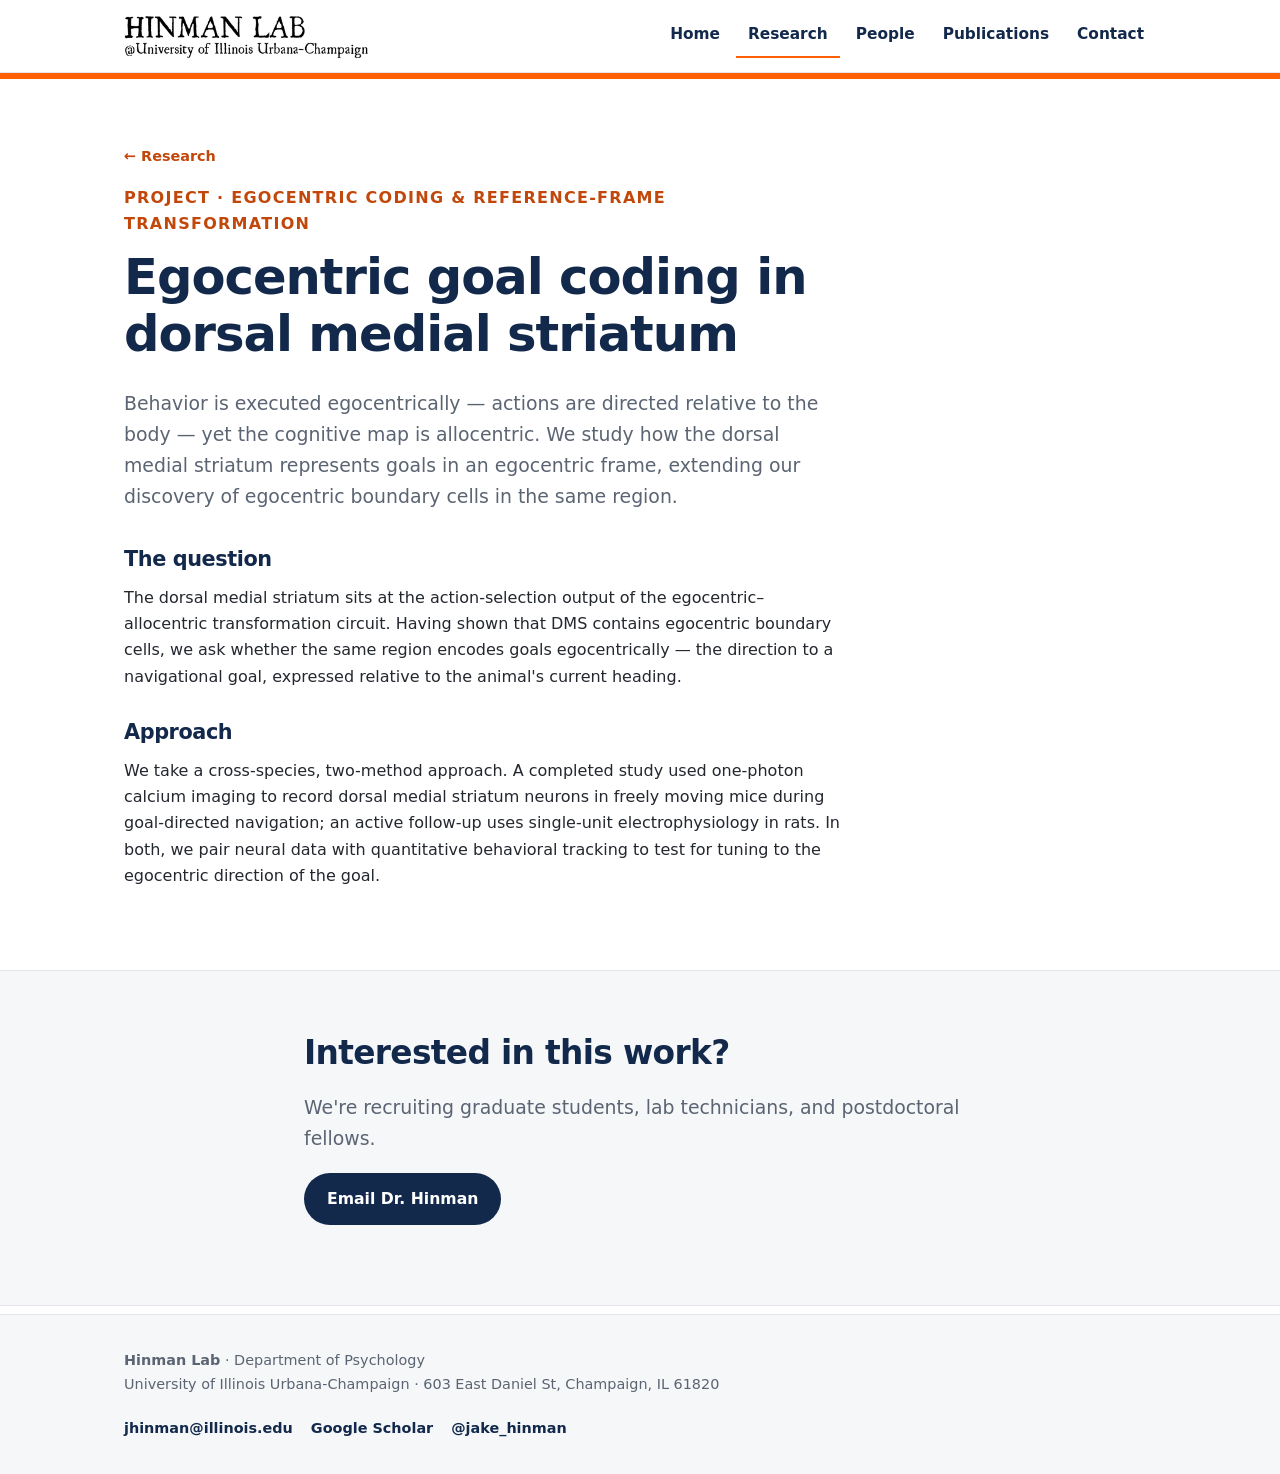
<file: projects/dms-egocentric-goal-vector.html>
<!DOCTYPE html>
<html lang="en">
<head>
  <meta charset="utf-8">
  <meta name="viewport" content="width=device-width, initial-scale=1">
  <title>Egocentric goal coding in DMS — Hinman Lab</title>
  <meta name="description" content="Egocentric goal coding in the dorsal medial striatum: how the brain represents goals relative to the body during navigation.">
  <link rel="stylesheet" href="../styles.css">
</head>
<body>

  <header class="site-header">
    <div class="wrap">
      <a class="brand" href="../index.html"><img src="../assets/img/hinmanlablogo.png" alt="Hinman Lab, University of Illinois Urbana-Champaign"></a>
      <nav class="nav" aria-label="Primary">
        <a href="../index.html">Home</a>
        <a href="../research.html" class="active">Research</a>
        <a href="../people.html">People</a>
        <a href="../publications.html">Publications</a>
        <a href="../contact.html">Contact</a>
      </nav>
    </div>
  </header>

  <main>
    <section class="section">
      <div class="wrap">
        <a class="back-link" href="../research.html">← Research</a>
        <div class="section-head">
          <span class="eyebrow">Project · Egocentric coding &amp; reference-frame transformation</span>
          <h1>Egocentric goal coding in dorsal medial striatum</h1>
          <p class="lead">Behavior is executed egocentrically — actions are directed relative to the body — yet the cognitive map is allocentric. We study how the dorsal medial striatum represents goals in an egocentric frame, extending our discovery of egocentric boundary cells in the same region.</p>
        </div>

        <div class="project-body">
          <h2>The question</h2>
          <p>The dorsal medial striatum sits at the action-selection output of the egocentric–allocentric transformation circuit. Having shown that DMS contains egocentric boundary cells, we ask whether the same region encodes goals egocentrically — the direction to a navigational goal, expressed relative to the animal's current heading.</p>

          <h2>Approach</h2>
          <p>We take a cross-species, two-method approach. A completed study used one-photon calcium imaging to record dorsal medial striatum neurons in freely moving mice during goal-directed navigation; an active follow-up uses single-unit electrophysiology in rats. In both, we pair neural data with quantitative behavioral tracking to test for tuning to the egocentric direction of the goal.</p>
        </div>
      </div>
    </section>

    <section class="section alt">
      <div class="wrap section-head" style="margin-bottom:0">
        <h2>Interested in this work?</h2>
        <p class="lead">We're recruiting graduate students, lab technicians, and postdoctoral fellows.</p>
        <p><a class="btn btn-primary" href="mailto:jhinman@illinois.edu">Email Dr. Hinman</a></p>
      </div>
    </section>
  </main>

  <footer class="site-footer">
    <div class="wrap">
      <div>
        <strong>Hinman Lab</strong> · Department of Psychology<br>
        University of Illinois Urbana-Champaign · 603 East Daniel St, Champaign, IL 61820
      </div>
      <div class="foot-links">
        <a href="mailto:jhinman@illinois.edu">jhinman@illinois.edu</a>
        <a href="https://scholar.google.com/citations?user=i9rXmWEAAAAJ&hl=en">Google Scholar</a>
        <a href="https://twitter.com/jake_hinman">@jake_hinman</a>
      </div>
    </div>
  </footer>

</body>
</html>
</file>
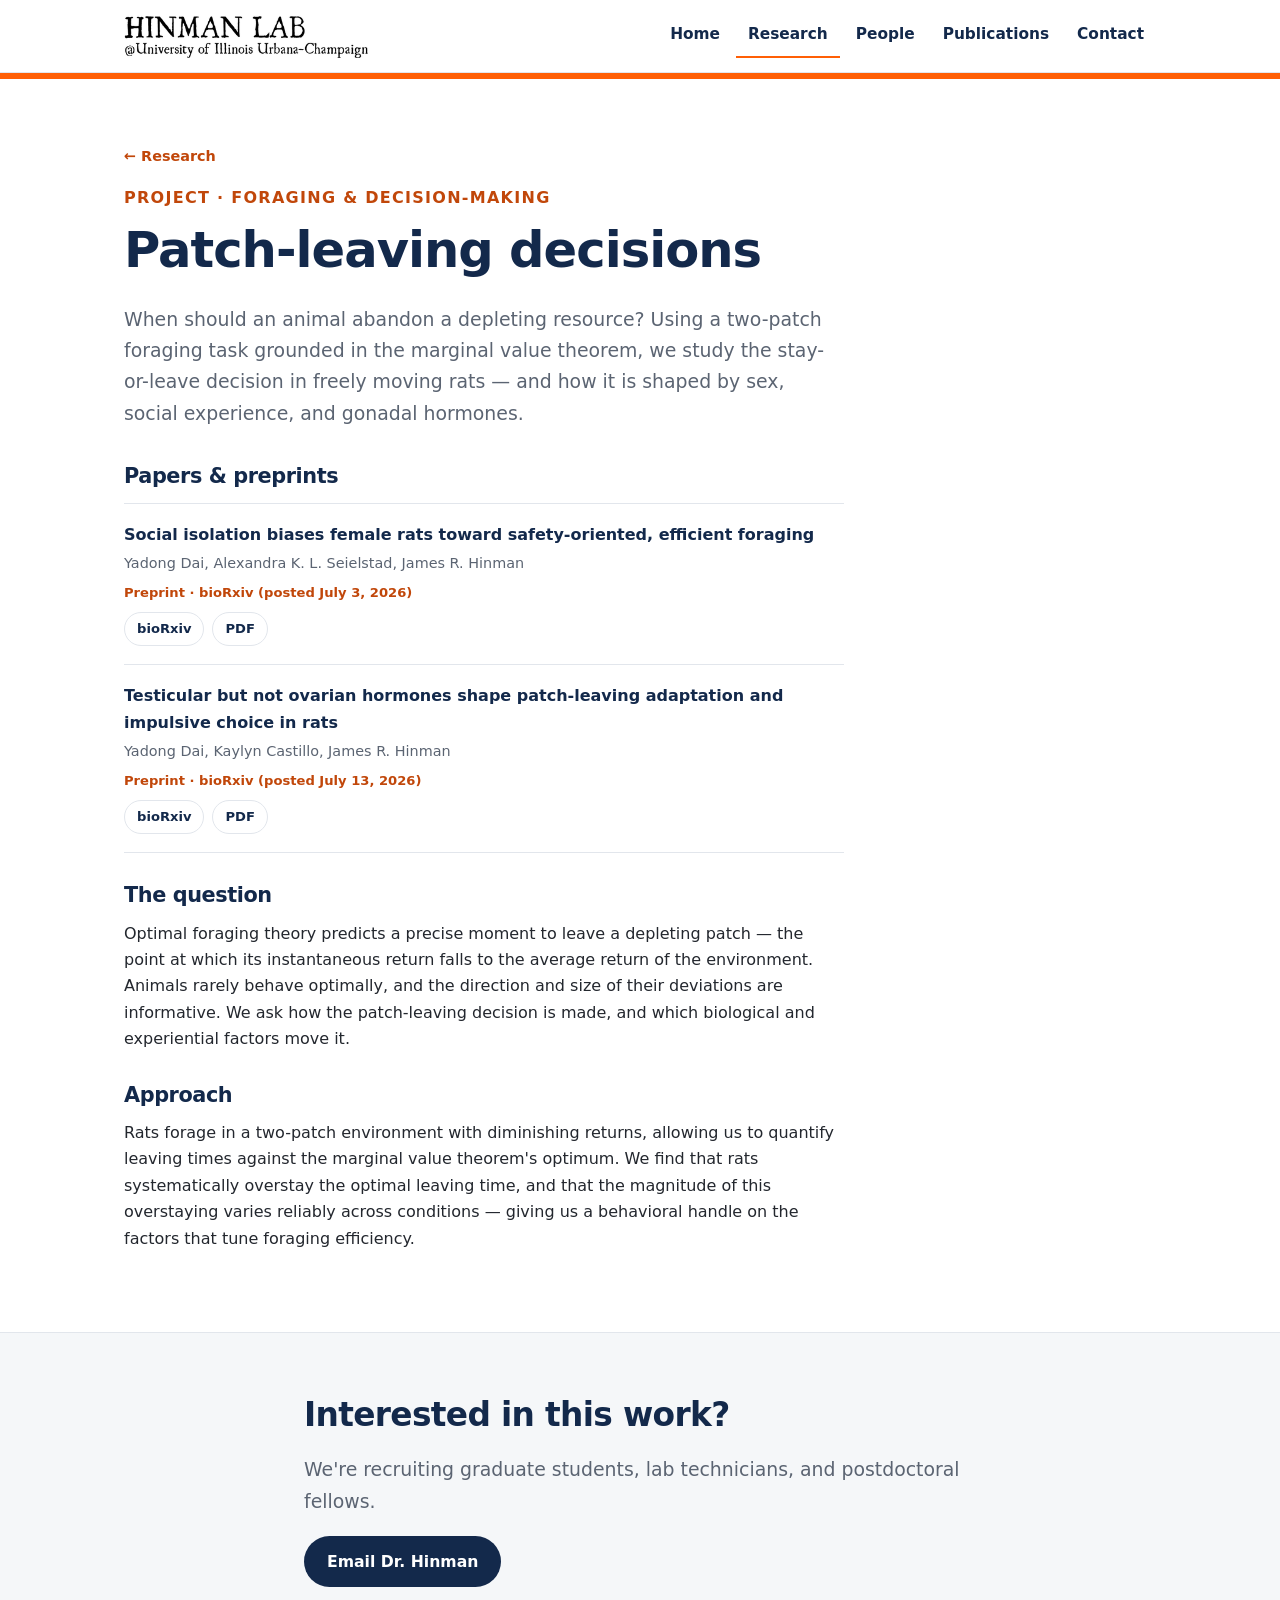
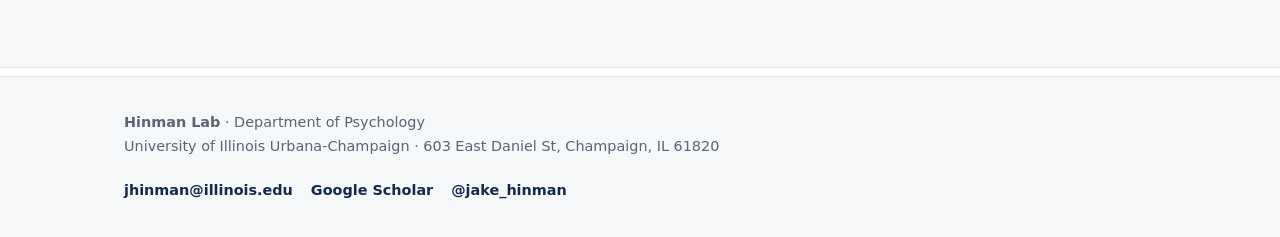
<file: projects/patch-leaving.html>
<!DOCTYPE html>
<html lang="en">
<head>
  <meta charset="utf-8">
  <meta name="viewport" content="width=device-width, initial-scale=1">
  <title>Patch-leaving decisions — Hinman Lab</title>
  <meta name="description" content="Foraging and patch-leaving decision-making in the Hinman Lab: overstaying, sex differences, social isolation, and gonadal hormones.">
  <link rel="stylesheet" href="../styles.css">
</head>
<body>

  <header class="site-header">
    <div class="wrap">
      <a class="brand" href="../index.html"><img src="../assets/img/hinmanlablogo.png" alt="Hinman Lab, University of Illinois Urbana-Champaign"></a>
      <nav class="nav" aria-label="Primary">
        <a href="../index.html">Home</a>
        <a href="../research.html" class="active">Research</a>
        <a href="../people.html">People</a>
        <a href="../publications.html">Publications</a>
        <a href="../contact.html">Contact</a>
      </nav>
    </div>
  </header>

  <main>
    <section class="section">
      <div class="wrap">
        <a class="back-link" href="../research.html">← Research</a>
        <div class="section-head">
          <span class="eyebrow">Project · Foraging &amp; decision-making</span>
          <h1>Patch-leaving decisions</h1>
          <p class="lead">When should an animal abandon a depleting resource? Using a two-patch foraging task grounded in the marginal value theorem, we study the stay-or-leave decision in freely moving rats — and how it is shaped by sex, social experience, and gonadal hormones.</p>
        </div>

        <div class="project-body">
          <h2>Papers &amp; preprints</h2>
          <ul class="paper-list">
            <li class="paper">
              <!-- Manuscript 1: sex differences & social isolation. Posted to bioRxiv 2026-07-03. -->
              <p class="p-title">Social isolation biases female rats toward safety-oriented, efficient foraging</p>
              <p class="p-authors">Yadong Dai, Alexandra K. L. Seielstad, James R. Hinman</p>
              <p class="p-status">Preprint · bioRxiv (posted July 3, 2026)</p>
              <div class="p-links">
                <a href="https://doi.org/10.64898/2026.07.03.736107">bioRxiv</a>
                <a href="../assets/pdf/dai_biorxiv_2026_pl-efficiency.pdf">PDF</a>
              </div>
            </li>
            <li class="paper">
              <!-- Manuscript 2: gonadal hormones. Posted to bioRxiv 2026-07-13. -->
              <p class="p-title">Testicular but not ovarian hormones shape patch-leaving adaptation and impulsive choice in rats</p>
              <p class="p-authors">Yadong Dai, Kaylyn Castillo, James R. Hinman</p>
              <p class="p-status">Preprint · bioRxiv (posted July 13, 2026)</p>
              <div class="p-links">
                <a href="https://doi.org/10.64898/2026.07.08.737251">bioRxiv</a>
                <a href="../assets/pdf/dai_biorxiv_2026_pl-hormone.pdf">PDF</a>
              </div>
            </li>
          </ul>
        </div>

        <div class="project-body">
          <h2>The question</h2>
          <p>Optimal foraging theory predicts a precise moment to leave a depleting patch — the point at which its instantaneous return falls to the average return of the environment. Animals rarely behave optimally, and the direction and size of their deviations are informative. We ask how the patch-leaving decision is made, and which biological and experiential factors move it.</p>

          <h2>Approach</h2>
          <p>Rats forage in a two-patch environment with diminishing returns, allowing us to quantify leaving times against the marginal value theorem's optimum. We find that rats systematically overstay the optimal leaving time, and that the magnitude of this overstaying varies reliably across conditions — giving us a behavioral handle on the factors that tune foraging efficiency.</p>
        </div>
      </div>
    </section>

    <section class="section alt">
      <div class="wrap section-head" style="margin-bottom:0">
        <h2>Interested in this work?</h2>
        <p class="lead">We're recruiting graduate students, lab technicians, and postdoctoral fellows.</p>
        <p><a class="btn btn-primary" href="mailto:jhinman@illinois.edu">Email Dr. Hinman</a></p>
      </div>
    </section>
  </main>

  <footer class="site-footer">
    <div class="wrap">
      <div>
        <strong>Hinman Lab</strong> · Department of Psychology<br>
        University of Illinois Urbana-Champaign · 603 East Daniel St, Champaign, IL 61820
      </div>
      <div class="foot-links">
        <a href="mailto:jhinman@illinois.edu">jhinman@illinois.edu</a>
        <a href="https://scholar.google.com/citations?user=i9rXmWEAAAAJ&hl=en">Google Scholar</a>
        <a href="https://twitter.com/jake_hinman">@jake_hinman</a>
      </div>
    </div>
  </footer>

</body>
</html>
</file>
<file: styles.css>
/* ===========================================================================
   Hinman Lab — shared stylesheet
   Modern-scientific. One stylesheet, no build step, no external dependencies.
   Palette: University of Illinois (Illini Blue + Illini Orange).
   =========================================================================== */

:root {
  --ink:        #13294b;   /* Illini blue — headings, primary buttons, links */
  --ink-soft:   #1c3a63;   /* hover state for ink surfaces */
  --accent:     #ff5f05;   /* Illini orange — decorative accents only */
  --accent-deep:#c1470a;   /* accessible orange for small text on white */
  --body:       #23272e;   /* body text */
  --muted:      #5b6472;   /* secondary text */
  --bg:         #ffffff;
  --surface:    #f5f7f9;   /* alternating section background */
  --surface-2:  #eef1f5;
  --border:     #e2e6ec;
  --maxw:       1080px;
  --radius:     12px;
  --shadow:     0 1px 2px rgba(19,41,75,.06), 0 8px 24px rgba(19,41,75,.07);
  --font:       system-ui, -apple-system, "Segoe UI", Roboto, "Helvetica Neue", Arial, sans-serif;
}

* { box-sizing: border-box; }

html { scroll-behavior: smooth; }

body {
  margin: 0;
  font-family: var(--font);
  color: var(--body);
  background: var(--bg);
  line-height: 1.65;
  -webkit-font-smoothing: antialiased;
  text-rendering: optimizeLegibility;
}

.wrap { max-width: var(--maxw); margin: 0 auto; padding: 0 24px; }

/* ---- Typography --------------------------------------------------------- */
h1, h2, h3 { color: var(--ink); line-height: 1.15; letter-spacing: -0.02em; font-weight: 700; }
h1 { font-size: clamp(2rem, 4.5vw, 3.1rem); margin: 0 0 .5em; }
h2 { font-size: clamp(1.5rem, 3vw, 2.05rem); margin: 0 0 .6em; }
h3 { font-size: 1.2rem; margin: 0 0 .4em; }
p  { margin: 0 0 1em; }
a  { color: var(--ink); text-decoration: none; }
a:hover { color: var(--accent-deep); }

.eyebrow {
  display: inline-block; font-size: 1rem; font-weight: 700; letter-spacing: .08em;
  text-transform: uppercase; color: var(--accent-deep); margin-bottom: .7em;
}
.lead { font-size: 1.18rem; color: var(--muted); }

/* Full-width Illini-orange accent stripe across the top of every page's content. */
main { border-top: 6px solid var(--accent); }

/* ---- Header / nav ------------------------------------------------------- */
.site-header {
  position: sticky; top: 0; z-index: 50;
  background: rgba(255,255,255,.92);
  backdrop-filter: saturate(180%) blur(8px);
  border-bottom: 1px solid var(--border);
}
.site-header .wrap {
  display: flex; align-items: center; justify-content: space-between;
  gap: 16px; padding-top: 14px; padding-bottom: 14px; flex-wrap: wrap;
}
.brand img { height: 44px; width: auto; display: block; }
.brand { flex: 0 0 auto; }

.nav { display: flex; gap: 4px; flex-wrap: wrap; }
.nav a {
  padding: 8px 12px; border-radius: 8px; font-weight: 600; font-size: .96rem;
  color: var(--ink); border-bottom: 2px solid transparent;
}
.nav a:hover { background: var(--surface); color: var(--ink); }
.nav a.active { border-bottom-color: var(--accent); border-radius: 8px 8px 0 0; }

/* ---- Buttons ------------------------------------------------------------ */
.btn {
  display: inline-block; padding: 12px 22px; border-radius: 999px;
  font-weight: 650; font-size: .98rem; cursor: pointer; border: 1.6px solid transparent;
  transition: background .15s ease, color .15s ease, border-color .15s ease, transform .05s ease;
}
.btn:active { transform: translateY(1px); }
.btn.btn-primary { background: var(--ink); color: #fff; }
.btn.btn-primary:hover { background: var(--ink-soft); color: #fff; }
.btn.btn-secondary { background: transparent; color: var(--ink); border-color: var(--ink); }
.btn.btn-secondary:hover { background: var(--ink); color: #fff; }
.btn + .btn { margin-left: 10px; }

/* ---- Hero --------------------------------------------------------------- */
.hero { padding: 72px 0 60px; }
.hero .wrap {
  display: grid; grid-template-columns: 1.15fr .85fr; gap: 48px; align-items: center;
}
.hero-cta { margin-top: 26px; }
.hero-figure {
  background: var(--surface); border: 1px solid var(--border); border-radius: var(--radius);
  box-shadow: var(--shadow); padding: 18px; text-align: center;
}
.hero-figure img { width: 100%; max-width: 340px; height: auto; border-radius: 8px; }
.hero-figure figcaption { font-size: .82rem; color: var(--muted); margin-top: 12px; }

/* ---- Generic sections --------------------------------------------------- */
.section { padding: 64px 0; }
.section.alt { background: var(--surface); border-top: 1px solid var(--border); border-bottom: 1px solid var(--border); }
.section-head { max-width: 720px; margin-bottom: 36px; }

/* ---- Card grid ---------------------------------------------------------- */
.cards { display: grid; grid-template-columns: repeat(3, 1fr); gap: 22px; }
.card {
  background: var(--bg); border: 1px solid var(--border); border-radius: var(--radius);
  padding: 26px; box-shadow: var(--shadow); display: flex; flex-direction: column;
  transition: transform .12s ease, box-shadow .12s ease;
}
a.card:hover { transform: translateY(-3px); box-shadow: 0 4px 8px rgba(19,41,75,.08), 0 16px 40px rgba(19,41,75,.10); color: var(--body); }
.card h3 { margin-bottom: .3em; }
.card p { color: var(--muted); font-size: .96rem; margin: 0; }
.card .card-link { margin-top: auto; padding-top: 14px; font-weight: 650; color: var(--accent-deep); }

/* ---- Recruitment band --------------------------------------------------- */
.recruit { background: var(--ink); color: #eaf0f8; }
.recruit h2 { color: #fff; }
.recruit .wrap { padding: 56px 24px; }
.recruit .lead { color: #c3d0e2; }
.recruit .roles { display: flex; flex-wrap: wrap; gap: 10px; margin: 6px 0 24px; list-style: none; padding: 0; }
.recruit .roles li {
  background: rgba(255,255,255,.10); border: 1px solid rgba(255,255,255,.18);
  padding: 7px 15px; border-radius: 999px; font-weight: 600; font-size: .95rem;
}
.btn.btn-accent { background: var(--accent); color: #201000; }
.btn.btn-accent:hover { background: #ff7629; color: #201000; }

/* ---- Research page ------------------------------------------------------ */
/* Equal-weight card grid — areas sit side by side, not ranked top-to-bottom. */
.research-grid { display: grid; grid-template-columns: repeat(2, 1fr); gap: 24px; margin-top: 8px; }
.research-card {
  background: var(--bg); border: 1px solid var(--border); border-top: 6px solid var(--accent);
  border-radius: var(--radius); box-shadow: var(--shadow); overflow: hidden;
  display: flex; flex-direction: column;
}
.research-card .fig {
  width: 100%; aspect-ratio: 16 / 9; object-fit: cover; display: block;
  background: var(--surface-2); border-bottom: 1px solid var(--border);
}
.research-card .body { padding: 22px 24px 26px; display: flex; flex-direction: column; flex: 1; }
.research-card h3 { margin-bottom: .4em; font-size: 1.25rem; }
.research-card p { color: var(--body); font-size: .96rem; margin: 0; }
.research-card .projlist {
  list-style: none; padding: 0; margin: 16px 0 0; display: flex; flex-direction: column;
  align-items: flex-start; gap: 9px;
}
.research-card .projlist li {
  background: var(--surface); border: 1px solid var(--border); border-radius: 999px;
  padding: 6px 13px; font-size: .85rem; color: var(--ink); font-weight: 600;
}
.research-card .caption { font-size: .78rem; color: var(--muted); padding: 8px 24px 0; }
/* Project bullets that link to a dedicated page get a clickable affordance. */
.research-card .projlist li:has(a) { border-color: var(--accent); }
.research-card .projlist li a { color: var(--ink); }
.research-card .projlist li:has(a):hover { background: var(--ink); }
.research-card .projlist li:has(a):hover a { color: #fff; }
@media (max-width: 820px) {
  .research-grid { grid-template-columns: 1fr; }
}

/* ---- Project pages ------------------------------------------------------ */
.back-link { display: inline-block; font-weight: 650; font-size: .9rem; color: var(--accent-deep); margin-bottom: 16px; }
.back-link:hover { color: var(--ink); }
.project-status {
  display: inline-block; font-size: .8rem; font-weight: 700; letter-spacing: .04em;
  color: var(--accent-deep); background: var(--surface); border: 1px solid var(--border);
  border-radius: 999px; padding: 4px 13px; margin-bottom: 14px;
}
.project-body { max-width: 720px; }
.project-body h2 { margin-top: 1.5em; font-size: 1.3rem; }
.project-fig {
  width: 100%; height: auto; border-radius: var(--radius); border: 1px solid var(--border);
  box-shadow: var(--shadow); margin: 8px 0 4px;
}
.paper-list { list-style: none; padding: 0; margin: 14px 0 0; }
.paper { padding: 18px 0; border-bottom: 1px solid var(--border); }
.paper:first-child { border-top: 1px solid var(--border); }
.paper .p-title { font-weight: 650; color: var(--ink); margin: 0; }
.paper .p-authors { color: var(--muted); font-size: .9rem; margin: 4px 0 0; }
.paper .p-status { font-size: .82rem; font-weight: 700; color: var(--accent-deep); margin: 6px 0 0; }
.paper .p-links { margin: 9px 0 0; display: flex; gap: 8px; flex-wrap: wrap; }
.paper .p-links a {
  font-size: .82rem; font-weight: 650; padding: 5px 12px; border-radius: 999px;
  border: 1.4px solid var(--border); color: var(--ink);
}
.paper .p-links a:hover { border-color: var(--ink); background: var(--surface); }

/* ---- People page -------------------------------------------------------- */
.people-grid { display: grid; grid-template-columns: repeat(4, 1fr); gap: 22px; }
.people-grid.pi { grid-template-columns: repeat(2, 1fr); max-width: 720px; }
.person { text-align: center; }
.person .avatar {
  width: 100%; aspect-ratio: 1 / 1; object-fit: cover; border-radius: 12px;
  background: var(--surface-2); border: 1px solid var(--border); display: block;
}
.person .name { font-weight: 700; color: var(--ink); margin: 12px 0 2px; }
.person .role { font-size: .9rem; color: var(--muted); margin: 0; }
.person .detail { font-size: .84rem; color: var(--muted); margin: 4px 0 0; }
.person a { color: var(--accent-deep); font-size: .85rem; }
/* PI card — horizontal layout: photo left, text right */
.people-grid.pi { grid-template-columns: 1fr; max-width: 560px; }
.person.pi-card { display: flex; align-items: center; gap: 26px; text-align: left; }
.person.pi-card .avatar { width: 240px; flex: 0 0 240px; }
.person.pi-card .name { margin-top: 0; }
.person.pi-card .pi-links { margin: 10px 0 0; }
@media (max-width: 520px) {
  .person.pi-card { flex-direction: column; align-items: center; text-align: center; }
  .person.pi-card .avatar { width: 200px; flex-basis: auto; }
}
.alumni-list { columns: 2; gap: 40px; color: var(--muted); }
.subhead { margin-top: 8px; color: var(--accent-deep); font-weight: 700; text-transform: uppercase; letter-spacing: .06em; font-size: .82rem; }

/* ---- Publications page -------------------------------------------------- */
.pub-year { margin: 34px 0 12px; padding-bottom: 6px; border-bottom: 2px solid var(--accent); color: var(--ink); font-size: 1.35rem; }
.pub-list { list-style: none; padding: 0; margin: 0; }
.pub {
  padding: 16px 0; border-bottom: 1px solid var(--border);
  display: grid; grid-template-columns: 1fr auto; gap: 16px; align-items: baseline;
}
.pub .cite { color: var(--body); }
.pub .cite .authors { color: var(--body); }
.pub .cite .title { font-weight: 650; color: var(--ink); }
.pub .cite .venue { font-style: italic; color: var(--muted); }
.pub .note { display: block; margin-top: 5px; font-size: .86rem; color: var(--accent-deep); }
.pub .links { white-space: nowrap; display: flex; gap: 8px; }
.pub .links a {
  font-size: .82rem; font-weight: 650; padding: 5px 12px; border-radius: 999px;
  border: 1.4px solid var(--border); color: var(--ink);
}
.pub .links a:hover { border-color: var(--ink); background: var(--surface); }

/* ---- Contact page ------------------------------------------------------- */
.contact-grid { display: grid; grid-template-columns: 1fr 1fr; gap: 40px; }
.contact-block h3 { margin-bottom: .2em; }
.contact-block p { color: var(--muted); margin: 0 0 .3em; }
.contact-block a { color: var(--ink); font-weight: 600; }

/* ---- Footer ------------------------------------------------------------- */
.site-footer { background: var(--surface); border-top: 1px solid var(--border); margin-top: 8px; }
.site-footer .wrap {
  padding: 34px 24px; display: flex; justify-content: space-between; gap: 20px;
  flex-wrap: wrap; font-size: .9rem; color: var(--muted);
}
.site-footer a { color: var(--ink); font-weight: 600; }
.site-footer .foot-links { display: flex; gap: 18px; flex-wrap: wrap; }

/* ---- Responsive --------------------------------------------------------- */
@media (max-width: 900px) {
  .cards { grid-template-columns: 1fr 1fr; }
  .people-grid { grid-template-columns: repeat(3, 1fr); }
}
@media (max-width: 720px) {
  .hero { padding: 44px 0 40px; }
  .hero .wrap { grid-template-columns: 1fr; gap: 32px; }
  .hero-figure { order: -1; }
  .site-header .wrap { justify-content: center; }
  .nav { justify-content: center; }
  .cards { grid-template-columns: 1fr; }
  .people-grid, .people-grid.pi { grid-template-columns: 1fr 1fr; }
  .contact-grid { grid-template-columns: 1fr; gap: 24px; }
  .alumni-list { columns: 1; }
  .pub { grid-template-columns: 1fr; }
  .btn + .btn { margin-left: 0; margin-top: 10px; }
  .hero-cta .btn { display: block; text-align: center; }
}
@media (max-width: 460px) {
  .people-grid, .people-grid.pi { grid-template-columns: 1fr; }
}
</file>
